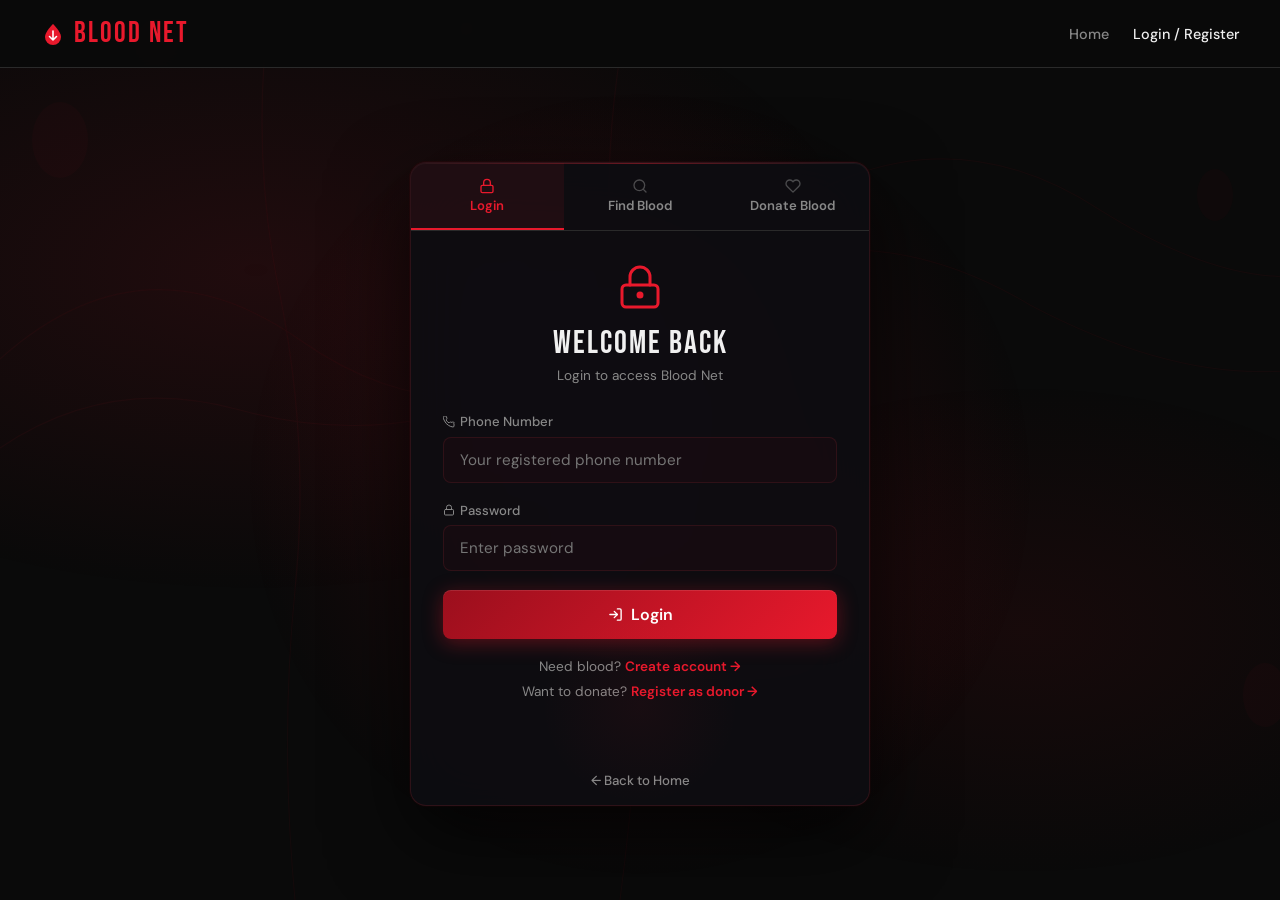
<file: templates/login.html>
<!DOCTYPE html>
<html lang="en">
<head>
<meta charset="UTF-8">
<meta name="viewport" content="width=device-width, initial-scale=1.0">
<title>Login — Blood Net</title>
<link rel="preconnect" href="https://fonts.googleapis.com">
<link href="https://fonts.googleapis.com/css2?family=Bebas+Neue&family=DM+Sans:wght@300;400;500;600&family=DM+Mono:wght@400;500&display=swap" rel="stylesheet">
<style>
*, *::before, *::after { box-sizing: border-box; margin: 0; padding: 0; }
:root {
  --red: #e8192c; --red-dark: #b5121f; --red-light: #ff4d5e;
  --bg: #0a0a0a; --bg2: #111111; --bg3: #1a1a1a;
  --border: #2a2a2a; --text: #f0f0f0; --text-muted: #888; --green: #22c55e;
}
body { font-family: 'DM Sans', sans-serif; background: var(--bg); color: var(--text); min-height: 100vh; display: flex; flex-direction: column; }

.navbar {
  display: flex; align-items: center; justify-content: space-between;
  padding: 1rem 2.5rem; background: rgba(10,10,10,0.95);
  border-bottom: 1px solid var(--border); backdrop-filter: blur(10px);
}
.logo {
  font-family: 'Bebas Neue', sans-serif; font-size: 1.8rem; color: var(--red);
  letter-spacing: 2px; text-decoration: none; display: flex; align-items: center; gap: 8px;
}
.nav-links { display: flex; gap: 1.5rem; align-items: center; }
.nav-links a { color: var(--text-muted); text-decoration: none; font-size: 0.9rem; font-weight: 500; transition: color 0.2s; }
.nav-links a:hover { color: var(--text); }
.nav-active { color: var(--text) !important; }

.page-wrapper {
  flex: 1; display: flex; align-items: center; justify-content: center;
  padding: 2rem; position: relative; overflow: hidden;
}
.bg-glow {
  position: absolute; width: 600px; height: 600px;
  background: radial-gradient(circle, rgba(232,25,44,0.1) 0%, transparent 70%);
  top: 50%; left: 50%; transform: translate(-50%, -50%); pointer-events: none;
}

.auth-box {
  background: var(--bg2); border: 1px solid var(--border); border-radius: 16px;
  width: 100%; max-width: 460px; overflow: hidden;
  position: relative; z-index: 1; box-shadow: 0 25px 60px rgba(0,0,0,0.5);
}

/* 3-tab header */
.auth-tabs { display: flex; border-bottom: 1px solid var(--border); }
.auth-tab {
  flex: 1; padding: 0.9rem 0.5rem; text-align: center; font-size: 0.82rem; font-weight: 600;
  cursor: pointer; color: var(--text-muted); background: transparent; border: none;
  font-family: 'DM Sans', sans-serif; transition: all 0.2s; border-bottom: 2px solid transparent;
  display: flex; flex-direction: column; align-items: center; gap: 4px; line-height: 1.2;
}
.auth-tab svg { opacity: 0.5; transition: opacity 0.2s; }
.auth-tab.active { color: var(--red); border-bottom: 2px solid var(--red); background: rgba(232,25,44,0.05); }
.auth-tab.active svg { opacity: 1; }

.auth-body { padding: 2rem; }
.auth-icon { text-align: center; margin-bottom: 0.8rem; display: flex; justify-content: center; }
.auth-title { font-family: 'Bebas Neue', sans-serif; font-size: 2rem; text-align: center; letter-spacing: 2px; margin-bottom: 0.3rem; }
.auth-sub { text-align: center; color: var(--text-muted); font-size: 0.85rem; margin-bottom: 1.8rem; }

/* Role choice cards */
.role-hint {
  display: flex; gap: 0.8rem; margin-bottom: 1.5rem;
}
.role-card {
  flex: 1; border: 1px solid var(--border); border-radius: 10px; padding: 1rem 0.7rem;
  text-align: center; cursor: pointer; transition: all 0.2s; background: var(--bg3);
}
.role-card:hover { border-color: var(--red); }
.role-card .rc-icon { font-size: 1.6rem; margin-bottom: 0.4rem; }
.role-card .rc-title { font-weight: 600; font-size: 0.88rem; margin-bottom: 0.2rem; }
.role-card .rc-sub { font-size: 0.74rem; color: var(--text-muted); }
.role-card.selected { border-color: var(--red); background: rgba(232,25,44,0.08); }

.form-group { margin-bottom: 1.2rem; }
.form-group label { display: flex; align-items: center; gap: 5px; font-size: 0.82rem; font-weight: 500; color: var(--text-muted); margin-bottom: 0.4rem; }
.form-group input, .form-group select {
  width: 100%; background: var(--bg3); border: 1px solid var(--border);
  color: var(--text); padding: 0.75rem 1rem; border-radius: 8px;
  font-size: 0.95rem; font-family: 'DM Sans', sans-serif; transition: border 0.2s;
}
.form-group input:focus, .form-group select:focus { outline: none; border-color: var(--red); }
.form-group select option { background: var(--bg3); }

.btn-primary {
  width: 100%; background: var(--red); color: white; border: none;
  padding: 0.85rem; border-radius: 8px; font-size: 1rem; font-weight: 600;
  cursor: pointer; transition: all 0.2s; font-family: 'DM Sans', sans-serif;
  margin-top: 0.5rem; display: flex; align-items: center; justify-content: center; gap: 8px;
}
.btn-primary:hover { background: var(--red-light); transform: translateY(-1px); }

.switch-text { text-align: center; font-size: 0.85rem; color: var(--text-muted); margin-top: 1.2rem; }
.switch-text a { color: var(--red); cursor: pointer; text-decoration: none; font-weight: 600; }
.switch-text a:hover { text-decoration: underline; }

.result-msg { margin-top: 1rem; padding: 0.8rem 1rem; border-radius: 7px; font-size: 0.88rem; display: none; }
.result-msg.success { background: rgba(34,197,94,0.1); border: 1px solid var(--green); color: var(--green); display: block; }
.result-msg.error { background: rgba(232,25,44,0.1); border: 1px solid var(--red); color: var(--red-light); display: block; }

.tab-panel { display: none; }
.tab-panel.active { display: block; }

.donor-only { display: none; }

.back-home { text-align: center; margin-top: 1.5rem; padding-bottom: 1.5rem; font-size: 0.85rem; color: var(--text-muted); }
.back-home a { color: var(--red); text-decoration: none; font-weight: 500; }
.back-home a:hover { text-decoration: underline; }

.info-badge {
  background: rgba(232,25,44,0.08); border: 1px solid rgba(232,25,44,0.2);
  border-radius: 8px; padding: 0.7rem 1rem; font-size: 0.82rem;
  color: var(--text-muted); margin-bottom: 1.4rem; display: flex; align-items: flex-start; gap: 8px;
}
.info-badge svg { flex-shrink: 0; margin-top: 1px; color: var(--red); }

/* Enhanced ambient background */
body::before {
  content: '';
  position: fixed; inset: 0;
  background:
    radial-gradient(ellipse 80% 60% at 20% 30%, rgba(232,25,44,0.1) 0%, transparent 60%),
    radial-gradient(ellipse 60% 50% at 80% 70%, rgba(180,10,20,0.08) 0%, transparent 55%),
    url("data:image/svg+xml,%3Csvg xmlns='http://www.w3.org/2000/svg' width='1440' height='900'%3E%3Cg opacity='0.045' stroke='%23e8192c' stroke-width='1.2' fill='none'%3E%3Cpath d='M0 450 Q180 200 380 340 Q580 480 780 280 Q980 80 1180 210 Q1340 310 1440 260'/%3E%3Cpath d='M0 520 Q140 360 320 410 Q520 465 710 325 Q910 185 1110 305 Q1300 405 1440 355'/%3E%3Cpath d='M710 0 Q670 190 705 390 Q740 590 700 900'/%3E%3Cpath d='M350 0 Q330 155 360 295 Q390 445 375 590 Q360 740 375 900'/%3E%3C/g%3E%3Cg opacity='0.025' fill='%23e8192c'%3E%3Cellipse cx='140' cy='140' rx='28' ry='38'/%3E%3Cellipse cx='1295' cy='195' rx='18' ry='26'/%3E%3Cellipse cx='1345' cy='695' rx='22' ry='32'/%3E%3C/g%3E%3C/svg%3E");
  background-size: cover; background-position: center;
  z-index: 0; pointer-events: none;
  animation: bgPulse 14s ease-in-out infinite alternate;
}
@keyframes bgPulse { 0%{opacity:0.7} 100%{opacity:1} }

.page-wrapper { position: relative; z-index: 1; }
.navbar { position: relative; z-index: 10; }

/* Enhanced auth-box with glassmorphism */
.auth-box {
  background: rgba(14,14,18,0.92) !important;
  border: 1px solid rgba(60,20,28,0.7) !important;
  box-shadow: 0 30px 80px rgba(0,0,0,0.7), 0 0 0 1px rgba(232,25,44,0.06), 0 1px 0 rgba(255,255,255,0.04) inset !important;
  backdrop-filter: blur(28px) !important;
  -webkit-backdrop-filter: blur(28px) !important;
  position: relative;
  overflow: hidden;
}
.auth-box::before {
  content: '';
  position: absolute; top: 0; left: 0; right: 0; height: 1px;
  background: linear-gradient(90deg, transparent, rgba(232,25,44,0.4), transparent);
}
.auth-box::after {
  content: '';
  position: absolute; bottom: 0; left: 50%; transform: translateX(-50%);
  width: 200px; height: 200px;
  background: radial-gradient(circle, rgba(232,25,44,0.05) 0%, transparent 70%);
  pointer-events: none;
}

/* Enhance auth tabs */
.auth-tab { position: relative; }
.auth-tab.active { background: rgba(232,25,44,0.08) !important; }

/* Enhanced form inputs */
.form-group input, .form-group select {
  background: rgba(232,25,44,0.03) !important;
  border: 1px solid rgba(60,20,28,0.7) !important;
  transition: all 0.2s !important;
}
.form-group input:focus, .form-group select:focus {
  border-color: var(--red) !important;
  background: rgba(232,25,44,0.06) !important;
  box-shadow: 0 0 0 3px rgba(232,25,44,0.12) !important;
}

/* Enhanced button */
.btn-primary {
  background: linear-gradient(135deg, #9b0f1d, #e8192c) !important;
  box-shadow: 0 4px 20px rgba(232,25,44,0.35), 0 1px 0 rgba(255,255,255,0.1) inset !important;
  transition: all 0.2s !important;
}
.btn-primary:hover {
  background: linear-gradient(135deg, #e8192c, #ff4d5e) !important;
  transform: translateY(-2px) !important;
  box-shadow: 0 8px 30px rgba(232,25,44,0.55) !important;
}

/* Info badge */
.info-badge {
  background: rgba(232,25,44,0.06);
  border: 1px solid rgba(232,25,44,0.2);
  border-radius: 8px; padding: 0.75rem 1rem;
  font-size: 0.82rem; color: var(--text-muted);
  margin-bottom: 1.4rem; display: flex; align-items: flex-start; gap: 8px; line-height: 1.5;
}

/* Role cards enhanced */
.role-card {
  border: 1px solid rgba(60,20,28,0.7) !important;
  background: rgba(22,22,28,0.6) !important;
  transition: all 0.2s !important;
  backdrop-filter: blur(10px);
}
.role-card:hover { border-color: rgba(232,25,44,0.4) !important; transform: translateY(-2px); box-shadow: 0 8px 25px rgba(0,0,0,0.4); }
.role-card.selected { border-color: rgba(232,25,44,0.5) !important; background: rgba(232,25,44,0.08) !important; box-shadow: 0 0 20px rgba(232,25,44,0.1); }

/* Result msg */
.result-msg { border-radius: 8px; font-size: 0.87rem; margin-top: 1rem; padding: 0.75rem 1rem; display: none; }
.result-msg.success { background: rgba(34,197,94,0.08); border: 1px solid rgba(34,197,94,0.3); color: #22c55e; display: block; }
.result-msg.error { background: rgba(232,25,44,0.08); border: 1px solid rgba(232,25,44,0.3); color: #ff4d5e; display: block; }

/* Floating drops on login */
.login-drops { position: fixed; inset: 0; pointer-events: none; z-index: 0; overflow: hidden; }
.login-drop { position: absolute; opacity: 0.03; animation: floatDrop linear infinite; }
@keyframes floatDrop { 0%{transform:translateY(110vh);opacity:0} 10%{opacity:0.04} 90%{opacity:0.04} 100%{transform:translateY(-20vh);opacity:0} }

/* Back home link */
.back-home { padding: 1rem 2rem; text-align: center; }
.back-home a { color: var(--text-muted); font-size: 0.83rem; text-decoration: none; transition: color 0.2s; }
.back-home a:hover { color: var(--red); }

</style>
</head>
<body>

<div class="login-drops" aria-hidden="true">
  <svg class="login-drop" style="left:10%;width:55px;animation-duration:24s;animation-delay:0s" viewBox="0 0 40 50"><path d="M20 4C20 4 4 18 4 30a16 16 0 0032 0c0-12-16-26-16-26z" fill="#e8192c"/></svg>
  <svg class="login-drop" style="left:35%;width:38px;animation-duration:30s;animation-delay:9s" viewBox="0 0 40 50"><path d="M20 4C20 4 4 18 4 30a16 16 0 0032 0c0-12-16-26-16-26z" fill="#e8192c"/></svg>
  <svg class="login-drop" style="left:60%;width:48px;animation-duration:21s;animation-delay:5s" viewBox="0 0 40 50"><path d="M20 4C20 4 4 18 4 30a16 16 0 0032 0c0-12-16-26-16-26z" fill="#e8192c"/></svg>
  <svg class="login-drop" style="left:82%;width:32px;animation-duration:27s;animation-delay:13s" viewBox="0 0 40 50"><path d="M20 4C20 4 4 18 4 30a16 16 0 0032 0c0-12-16-26-16-26z" fill="#e8192c"/></svg>
</div>


<nav class="navbar">
  <a href="/" class="logo">
    <svg width="26" height="26" viewBox="0 0 26 26" fill="none"><path d="M13 3C13 3 5 10.5 5 16a8 8 0 0016 0c0-5.5-8-13-8-13z" fill="#e8192c"/><path d="M13 10v9M9.5 15.5l3.5 3.5 3.5-3.5" stroke="white" stroke-width="1.6" stroke-linecap="round" stroke-linejoin="round"/></svg>
    Blood Net
  </a>
  <div class="nav-links">
    <a href="/">Home</a>
    <a href="/login" class="nav-active">Login / Register</a>
  </div>
</nav>

<div class="page-wrapper">
  <div class="bg-glow" style="background:radial-gradient(circle,rgba(232,25,44,0.12) 0%,transparent 70%);width:800px;height:800px"></div>
  <div class="auth-box">

    <!-- 3 TABS: Login | Find Blood | Donate Blood -->
    <div class="auth-tabs">
      <button class="auth-tab active" id="tab-login" onclick="switchTab('login')">
        <svg width="16" height="16" viewBox="0 0 24 24" fill="none" stroke="currentColor" stroke-width="2" stroke-linecap="round" stroke-linejoin="round"><rect x="3" y="11" width="18" height="11" rx="2"/><path d="M7 11V7a5 5 0 0110 0v4"/></svg>
        Login
      </button>
      <button class="auth-tab" id="tab-seeker" onclick="switchTab('seeker')">
        <svg width="16" height="16" viewBox="0 0 24 24" fill="none" stroke="currentColor" stroke-width="2" stroke-linecap="round" stroke-linejoin="round"><circle cx="11" cy="11" r="8"/><line x1="21" y1="21" x2="16.65" y2="16.65"/></svg>
        Find Blood
      </button>
      <button class="auth-tab" id="tab-donor" onclick="switchTab('donor')">
        <svg width="16" height="16" viewBox="0 0 24 24" fill="none" stroke="currentColor" stroke-width="2" stroke-linecap="round" stroke-linejoin="round"><path d="M20.84 4.61a5.5 5.5 0 00-7.78 0L12 5.67l-1.06-1.06a5.5 5.5 0 00-7.78 7.78l1.06 1.06L12 21.23l7.78-7.78 1.06-1.06a5.5 5.5 0 000-7.78z"/></svg>
        Donate Blood
      </button>
    </div>

    <!-- ══ LOGIN ══ -->
    <div class="tab-panel active" id="panel-login">
      <div class="auth-body">
        <div class="auth-icon">
          <svg width="48" height="48" viewBox="0 0 24 24" fill="none" stroke="#e8192c" stroke-width="1.5" stroke-linecap="round" stroke-linejoin="round"><rect x="3" y="11" width="18" height="11" rx="2"/><path d="M7 11V7a5 5 0 0110 0v4"/><circle cx="12" cy="16" r="1" fill="#e8192c"/></svg>
        </div>
        <div class="auth-title">Welcome Back</div>
        <div class="auth-sub">Login to access Blood Net</div>

        <div class="form-group">
          <label>
            <svg width="12" height="12" viewBox="0 0 24 24" fill="none" stroke="currentColor" stroke-width="2" stroke-linecap="round" stroke-linejoin="round"><path d="M22 16.92v3a2 2 0 01-2.18 2 19.79 19.79 0 01-8.63-3.07A19.5 19.5 0 013.07 9.81 19.79 19.79 0 01.01 1.18 2 2 0 012 0h3a2 2 0 012 1.72c.127.96.361 1.903.7 2.81a2 2 0 01-.45 2.11L6.09 7.91a16 16 0 006 6l1.27-1.27a2 2 0 012.11-.45c.907.339 1.85.573 2.81.7A2 2 0 0122 14.92z"/></svg>
            Phone Number
          </label>
          <input type="tel" id="login-phone" placeholder="Your registered phone number">
        </div>
        <div class="form-group">
          <label>
            <svg width="12" height="12" viewBox="0 0 24 24" fill="none" stroke="currentColor" stroke-width="2" stroke-linecap="round" stroke-linejoin="round"><rect x="3" y="11" width="18" height="11" rx="2"/><path d="M7 11V7a5 5 0 0110 0v4"/></svg>
            Password
          </label>
          <input type="password" id="login-password" placeholder="Enter password" onkeypress="if(event.key==='Enter') doLogin()">
        </div>
        <button class="btn-primary" onclick="doLogin()">
          <svg width="15" height="15" viewBox="0 0 24 24" fill="none" stroke="currentColor" stroke-width="2.2" stroke-linecap="round" stroke-linejoin="round"><path d="M15 3h4a2 2 0 012 2v14a2 2 0 01-2 2h-4"/><polyline points="10 17 15 12 10 7"/><line x1="15" y1="12" x2="3" y2="12"/></svg>
          Login
        </button>
        <div id="login-msg" class="result-msg"></div>
        <div class="switch-text">Need blood? <a onclick="switchTab('seeker')">Create account →</a></div>
        <div class="switch-text" style="margin-top:0.5rem;">Want to donate? <a onclick="switchTab('donor')">Register as donor →</a></div>
      </div>
    </div>

    <!-- ══ SEEKER REGISTER (Find Blood) ══ -->
    <div class="tab-panel" id="panel-seeker">
      <div class="auth-body">
        <div class="auth-icon">
          <svg width="48" height="48" viewBox="0 0 24 24" fill="none" stroke="#e8192c" stroke-width="1.5" stroke-linecap="round" stroke-linejoin="round"><circle cx="11" cy="11" r="8"/><line x1="21" y1="21" x2="16.65" y2="16.65"/></svg>
        </div>
        <div class="auth-title">Find Blood</div>
        <div class="auth-sub">Create your account to search for donors</div>

        <div class="info-badge">
          <svg width="14" height="14" viewBox="0 0 24 24" fill="none" stroke="currentColor" stroke-width="2" stroke-linecap="round" stroke-linejoin="round"><circle cx="12" cy="12" r="10"/><line x1="12" y1="8" x2="12" y2="12"/><line x1="12" y1="16" x2="12.01" y2="16"/></svg>
          You don't need to be a donor. Just create an account and search for blood donors near you instantly.
        </div>

        <div class="form-group">
          <label>
            <svg width="12" height="12" viewBox="0 0 24 24" fill="none" stroke="currentColor" stroke-width="2" stroke-linecap="round" stroke-linejoin="round"><circle cx="12" cy="8" r="4"/><path d="M4 20c0-4 3.6-7 8-7s8 3 8 7"/></svg>
            Full Name *
          </label>
          <input type="text" id="seek-name" placeholder="Your full name">
        </div>
        <div class="form-group">
          <label>
            <svg width="12" height="12" viewBox="0 0 24 24" fill="none" stroke="currentColor" stroke-width="2" stroke-linecap="round" stroke-linejoin="round"><path d="M22 16.92v3a2 2 0 01-2.18 2 19.79 19.79 0 01-8.63-3.07A19.5 19.5 0 013.07 9.81 19.79 19.79 0 01.01 1.18 2 2 0 012 0h3a2 2 0 012 1.72c.127.96.361 1.903.7 2.81a2 2 0 01-.45 2.11L6.09 7.91a16 16 0 006 6l1.27-1.27a2 2 0 012.11-.45c.907.339 1.85.573 2.81.7A2 2 0 0122 14.92z"/></svg>
            Phone Number *
          </label>
          <input type="tel" id="seek-phone" placeholder="10-digit mobile number">
        </div>
        <div class="form-group">
          <label>
            <svg width="12" height="12" viewBox="0 0 24 24" fill="none" stroke="currentColor" stroke-width="2" stroke-linecap="round" stroke-linejoin="round"><path d="M21 10c0 7-9 13-9 13S3 17 3 10a9 9 0 0118 0z"/><circle cx="12" cy="10" r="3"/></svg>
            City
          </label>
          <input type="text" id="seek-city" placeholder="Your city (optional)">
        </div>
        <div class="form-group">
          <label>
            <svg width="12" height="12" viewBox="0 0 24 24" fill="none" stroke="currentColor" stroke-width="2" stroke-linecap="round" stroke-linejoin="round"><rect x="3" y="11" width="18" height="11" rx="2"/><path d="M7 11V7a5 5 0 0110 0v4"/></svg>
            Password *
          </label>
          <input type="password" id="seek-password" placeholder="Create a password">
        </div>
        <button class="btn-primary" onclick="doRegisterSeeker()">
          <svg width="15" height="15" viewBox="0 0 24 24" fill="none" stroke="currentColor" stroke-width="2.2" stroke-linecap="round" stroke-linejoin="round"><circle cx="11" cy="11" r="8"/><line x1="21" y1="21" x2="16.65" y2="16.65"/></svg>
          Create Account & Find Blood
        </button>
        <div id="seek-msg" class="result-msg"></div>
        <div class="switch-text">Already have an account? <a onclick="switchTab('login')">Login here</a></div>
        <div class="switch-text" style="margin-top:0.5rem;">Want to donate instead? <a onclick="switchTab('donor')">Register as donor</a></div>
      </div>
    </div>

    <!-- ══ DONOR REGISTER (Donate Blood) ══ -->
    <div class="tab-panel" id="panel-donor">
      <div class="auth-body">
        <div class="auth-icon">
          <svg width="48" height="48" viewBox="0 0 24 24" fill="none" stroke="#e8192c" stroke-width="1.5" stroke-linecap="round" stroke-linejoin="round"><path d="M20.84 4.61a5.5 5.5 0 00-7.78 0L12 5.67l-1.06-1.06a5.5 5.5 0 00-7.78 7.78l1.06 1.06L12 21.23l7.78-7.78 1.06-1.06a5.5 5.5 0 000-7.78z"/></svg>
        </div>
        <div class="auth-title">Donate Blood</div>
        <div class="auth-sub">Register once, save lives forever</div>

        <div class="form-group">
          <label>
            <svg width="12" height="12" viewBox="0 0 24 24" fill="none" stroke="currentColor" stroke-width="2" stroke-linecap="round" stroke-linejoin="round"><circle cx="12" cy="8" r="4"/><path d="M4 20c0-4 3.6-7 8-7s8 3 8 7"/></svg>
            Full Name *
          </label>
          <input type="text" id="reg-name" placeholder="Your full name">
        </div>
        <div class="form-group">
          <label>
            <svg width="11" height="11" viewBox="0 0 26 26" fill="none"><path d="M13 2C13 2 6 8.8 6 14a7 7 0 0014 0c0-5.2-7-12-7-12z" fill="#e8192c"/></svg>
            Blood Type *
          </label>
          <select id="reg-blood">
            <option value="">Select your blood type</option>
            <option>A+</option><option>A-</option>
            <option>B+</option><option>B-</option>
            <option>AB+</option><option>AB-</option>
            <option>O+</option><option>O-</option>
          </select>
        </div>
        <div class="form-group">
          <label>
            <svg width="12" height="12" viewBox="0 0 24 24" fill="none" stroke="currentColor" stroke-width="2" stroke-linecap="round" stroke-linejoin="round"><path d="M22 16.92v3a2 2 0 01-2.18 2 19.79 19.79 0 01-8.63-3.07A19.5 19.5 0 013.07 9.81 19.79 19.79 0 01.01 1.18 2 2 0 012 0h3a2 2 0 012 1.72c.127.96.361 1.903.7 2.81a2 2 0 01-.45 2.11L6.09 7.91a16 16 0 006 6l1.27-1.27a2 2 0 012.11-.45c.907.339 1.85.573 2.81.7A2 2 0 0122 14.92z"/></svg>
            Phone Number *
          </label>
          <input type="tel" id="reg-phone" placeholder="10-digit mobile number">
        </div>
        <div class="form-group">
          <label>
            <svg width="12" height="12" viewBox="0 0 24 24" fill="none" stroke="currentColor" stroke-width="2" stroke-linecap="round" stroke-linejoin="round"><path d="M21 10c0 7-9 13-9 13S3 17 3 10a9 9 0 0118 0z"/><circle cx="12" cy="10" r="3"/></svg>
            City *
          </label>
          <input type="text" id="reg-city" placeholder="Your city">
        </div>
        <div class="form-group">
          <label>
            <svg width="12" height="12" viewBox="0 0 24 24" fill="none" stroke="currentColor" stroke-width="2" stroke-linecap="round" stroke-linejoin="round"><rect x="3" y="11" width="18" height="11" rx="2"/><path d="M7 11V7a5 5 0 0110 0v4"/></svg>
            Password *
          </label>
          <input type="password" id="reg-password" placeholder="Create a password">
        </div>
        <button class="btn-primary" onclick="doRegisterDonor()">
          <svg width="15" height="15" viewBox="0 0 24 24" fill="none" stroke="currentColor" stroke-width="2.2" stroke-linecap="round" stroke-linejoin="round"><path d="M20.84 4.61a5.5 5.5 0 00-7.78 0L12 5.67l-1.06-1.06a5.5 5.5 0 00-7.78 7.78l1.06 1.06L12 21.23l7.78-7.78 1.06-1.06a5.5 5.5 0 000-7.78z"/></svg>
          Register as Donor
        </button>
        <div id="reg-msg" class="result-msg"></div>
        <div class="switch-text">Already have an account? <a onclick="switchTab('login')">Login here</a></div>
        <div class="switch-text" style="margin-top:0.5rem;">Just need blood? <a onclick="switchTab('seeker')">Find blood instead</a></div>
      </div>
    </div>

    <div class="back-home"><a href="/">&#8592; Back to Home</a></div>
  </div>
</div>

<script>
function switchTab(tab) {
  document.querySelectorAll('.auth-tab').forEach(t => t.classList.remove('active'));
  document.querySelectorAll('.tab-panel').forEach(p => p.classList.remove('active'));
  document.getElementById('tab-' + tab).classList.add('active');
  document.getElementById('panel-' + tab).classList.add('active');
}

window.onload = () => {
  const params = new URLSearchParams(window.location.search);
  const tab = params.get('tab');
  if (tab === 'donor') switchTab('donor');
  else if (tab === 'seeker') switchTab('seeker');
};

async function doLogin() {
  const phone = document.getElementById('login-phone').value.trim();
  const password = document.getElementById('login-password').value.trim();
  const msg = document.getElementById('login-msg');
  if (!phone || !password) { msg.className = 'result-msg error'; msg.textContent = 'Please enter phone number and password.'; return; }
  const res = await fetch('/api/login', { method: 'POST', headers: { 'Content-Type': 'application/json' }, body: JSON.stringify({ phone, password }) });
  const data = await res.json();
  if (data.success) {
    msg.className = 'result-msg success'; msg.textContent = 'Login successful! Redirecting...';
    setTimeout(() => window.location.href = '/', 1200);
  } else {
    msg.className = 'result-msg error'; msg.textContent = data.error || 'Invalid credentials.';
  }
}

async function doRegisterSeeker() {
  const name = document.getElementById('seek-name').value.trim();
  const phone = document.getElementById('seek-phone').value.trim();
  const city = document.getElementById('seek-city').value.trim();
  const password = document.getElementById('seek-password').value.trim();
  const msg = document.getElementById('seek-msg');
  if (!name || !phone || !password) { msg.className = 'result-msg error'; msg.textContent = 'Please fill all required fields.'; return; }
  const res = await fetch('/api/register-seeker', { method: 'POST', headers: { 'Content-Type': 'application/json' }, body: JSON.stringify({ name, phone, city, password }) });
  const data = await res.json();
  if (data.success) {
    msg.className = 'result-msg success'; msg.textContent = 'Account created! Redirecting to login...';
    setTimeout(() => switchTab('login'), 1500);
  } else {
    msg.className = 'result-msg error'; msg.textContent = data.error || 'Registration failed.';
  }
}

async function doRegisterDonor() {
  const name = document.getElementById('reg-name').value.trim();
  const blood_type = document.getElementById('reg-blood').value;
  const phone = document.getElementById('reg-phone').value.trim();
  const city = document.getElementById('reg-city').value.trim();
  const password = document.getElementById('reg-password').value.trim();
  const msg = document.getElementById('reg-msg');
  if (!name || !blood_type || !phone || !city || !password) { msg.className = 'result-msg error'; msg.textContent = 'Please fill all required fields.'; return; }
  const res = await fetch('/api/register-donor', { method: 'POST', headers: { 'Content-Type': 'application/json' }, body: JSON.stringify({ name, blood_type, phone, city, password }) });
  const data = await res.json();
  if (data.success) {
    msg.className = 'result-msg success'; msg.textContent = 'Registered as donor! Redirecting to login...';
    setTimeout(() => switchTab('login'), 1500);
  } else {
    msg.className = 'result-msg error'; msg.textContent = data.error || 'Registration failed.';
  }
}
</script>
</body>
</html>
</file>
